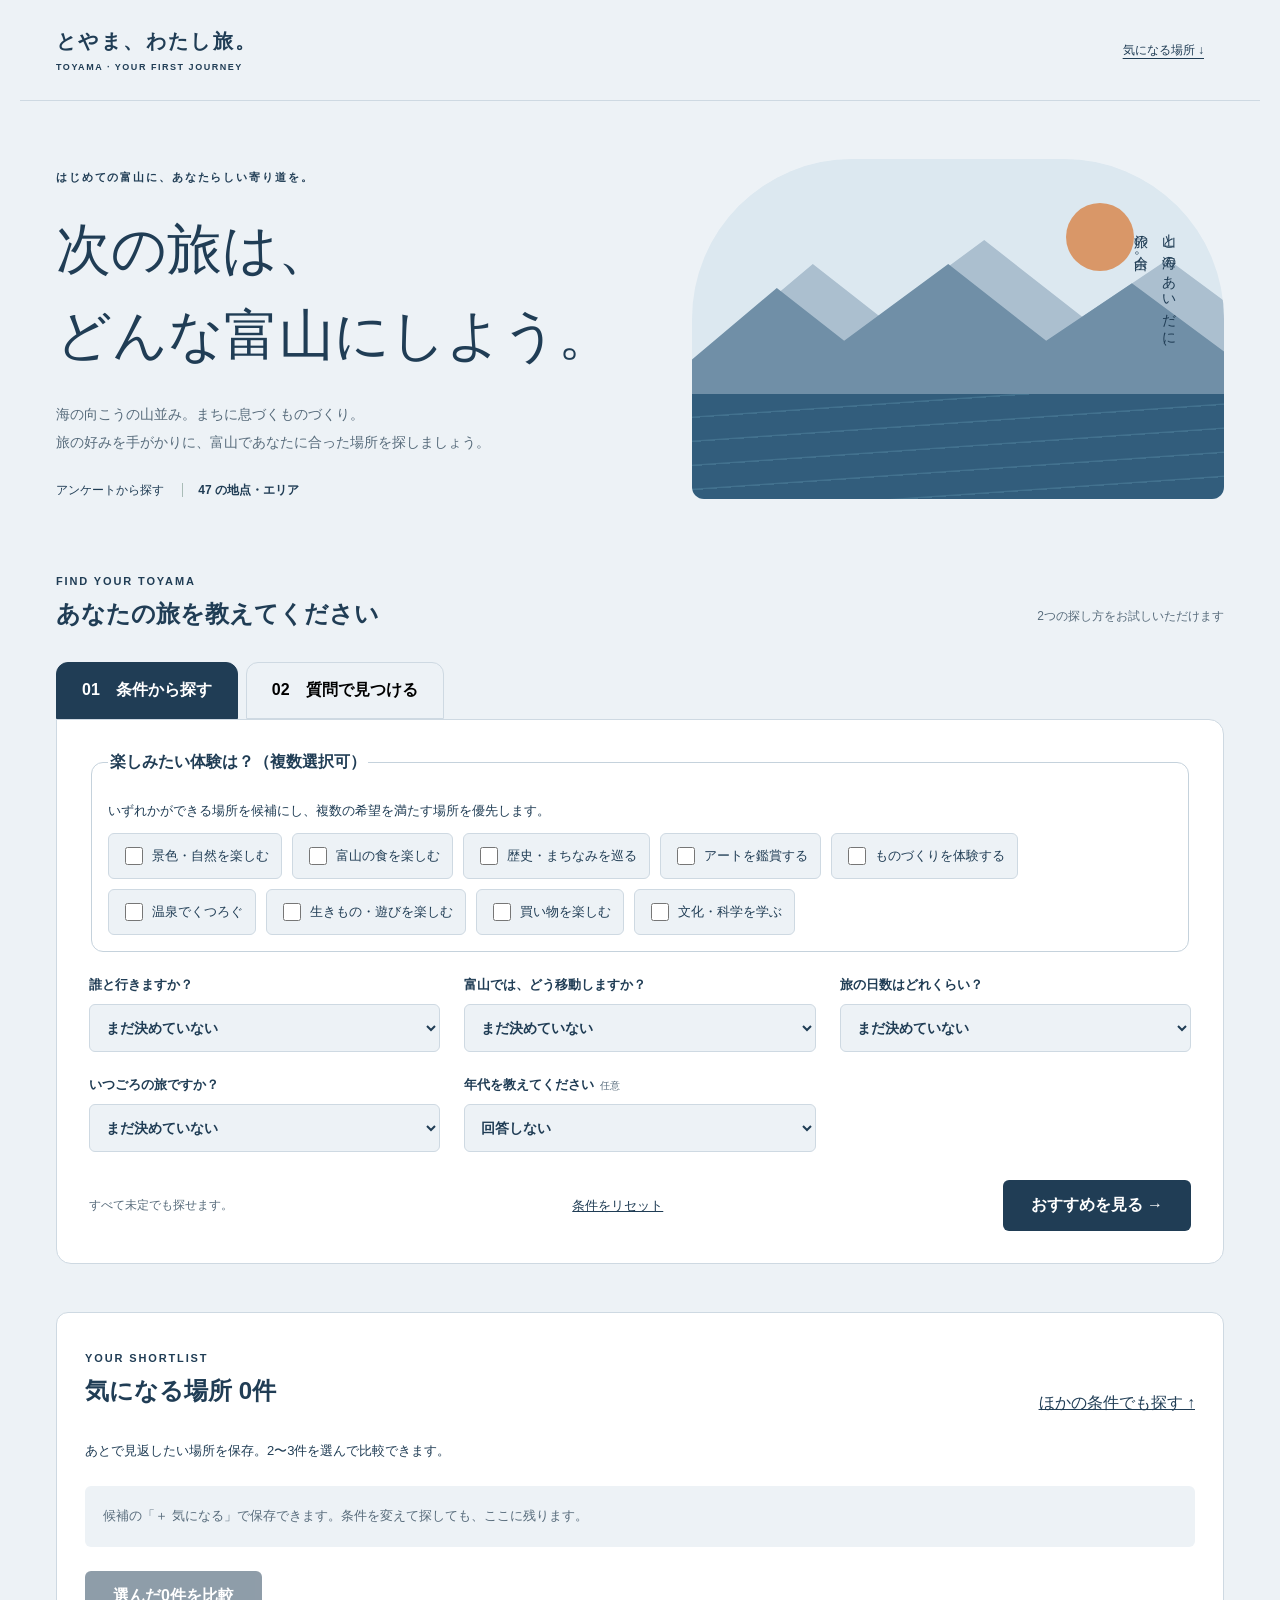
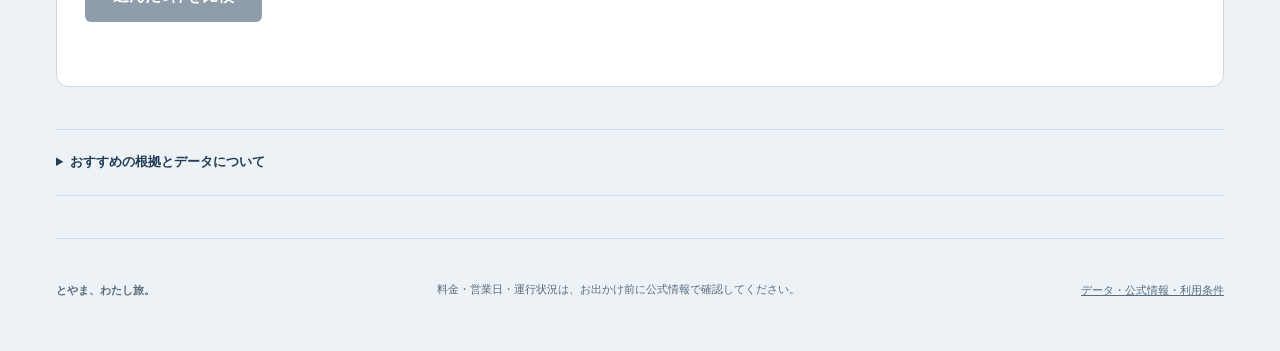
<file: index.html>
<!doctype html>
<html lang="ja"><head><meta charset="UTF-8"><meta name="viewport" content="width=device-width,initial-scale=1"><title>とやま、わたし旅。｜旅先さがし</title><meta name="description" content="旅の条件と旅行者アンケートから、初めての富山の旅先を探す試作アプリ。"><link rel="stylesheet" href="style.css"></head>
<body>
<header><a class="brand" href="index.html">とやま、わたし旅。<span>TOYAMA · YOUR FIRST JOURNEY</span></a><a class="saved-shortcut" href="#saved">気になる場所 ↓</a></header>
<main>
<section class="hero"><div><p class="eyebrow">はじめての富山に、あなたらしい寄り道を。</p><h1>次の旅は、<br>どんな富山にしよう。</h1><p>海の向こうの山並み。まちに息づくものづくり。<br>旅の好みを手がかりに、富山であなたに合った場所を探しましょう。</p><div class="hero-note">アンケートから探す <span>47 の地点・エリア</span></div></div><div class="landscape" aria-hidden="true"><div class="sun"></div><div class="mountains back"></div><div class="mountains front"></div><div class="water"></div><span>山と海のあいだに、<br>旅の余白。</span></div></section>
<section class="workspace" aria-labelledby="finder-title"><div class="section-heading"><div><p class="eyebrow">FIND YOUR TOYAMA</p><h2 id="finder-title">あなたの旅を教えてください</h2></div><p>2つの探し方をお試しいただけます</p></div>
<div class="tabs" role="tablist" aria-label="旅先の探し方"><button id="tab-filter" role="tab" aria-selected="true" aria-controls="panel">01　条件から探す</button><button id="tab-quiz" role="tab" aria-selected="false" aria-controls="panel" tabindex="-1">02　質問で見つける</button></div>
<div id="panel" role="tabpanel" aria-labelledby="tab-filter"></div>
</section>
<section id="results" hidden tabindex="-1" aria-labelledby="results-title"><div class="section-heading"><div><p class="eyebrow">YOUR NEXT DESTINATIONS</p><h2 id="results-title">あなたの旅先候補</h2></div><button class="text-button" id="edit">条件を見直す ↑</button></div><p id="summary" class="summary"></p><p id="season-note" class="notice" hidden></p><div id="cards"></div><p class="fine">推薦の根拠は各地点の詳細から確認できます。交通条件は訪問傾向の参考です。実際の経路や運行状況は公式案内でご確認ください。</p></section>
<section id="saved" aria-labelledby="saved-title"><div class="section-heading"><div><p class="eyebrow">YOUR SHORTLIST</p><h2 id="saved-title" tabindex="-1">気になる場所 <span id="saved-count">0</span>件</h2></div><a href="#finder-title">ほかの条件でも探す ↑</a></div><p>あとで見返したい場所を保存。2〜3件を選んで比較できます。</p><ul id="saved-list"></ul><div class="saved-actions"><button id="compare-open" class="primary" disabled>選んだ0件を比較</button><p id="storage-note" class="fine"></p></div><p id="saved-status" role="status" aria-live="polite"></p></section><section class="method"><details><summary>おすすめの根拠とデータについて</summary><div id="method-text"></div></details></section>
<footer><span>とやま、わたし旅。</span><p>料金・営業日・運行状況は、お出かけ前に公式情報で確認してください。</p><a href="sources.html">データ・公式情報・利用条件</a></footer>
</main><dialog id="detail" aria-label="観光地の詳細"><button id="close-detail" class="close" aria-label="詳細を閉じる">閉じる ×</button><div id="detail-body"></div></dialog>
<dialog id="compare-dialog" aria-labelledby="compare-title"><button id="close-compare" class="close" aria-label="比較を閉じる">閉じる ×</button><h2 id="compare-title">旅先を比べる</h2><div id="comparison-body"></div></dialog><noscript>この試作アプリにはJavaScriptを有効にしてください。</noscript><script src="data.js"></script><script src="experiences.js"></script><script src="photos.js"></script><script src="spot-details.js"></script><script src="saved.js"></script><script src="engine.js"></script><script src="app.js"></script></body></html>
</file>
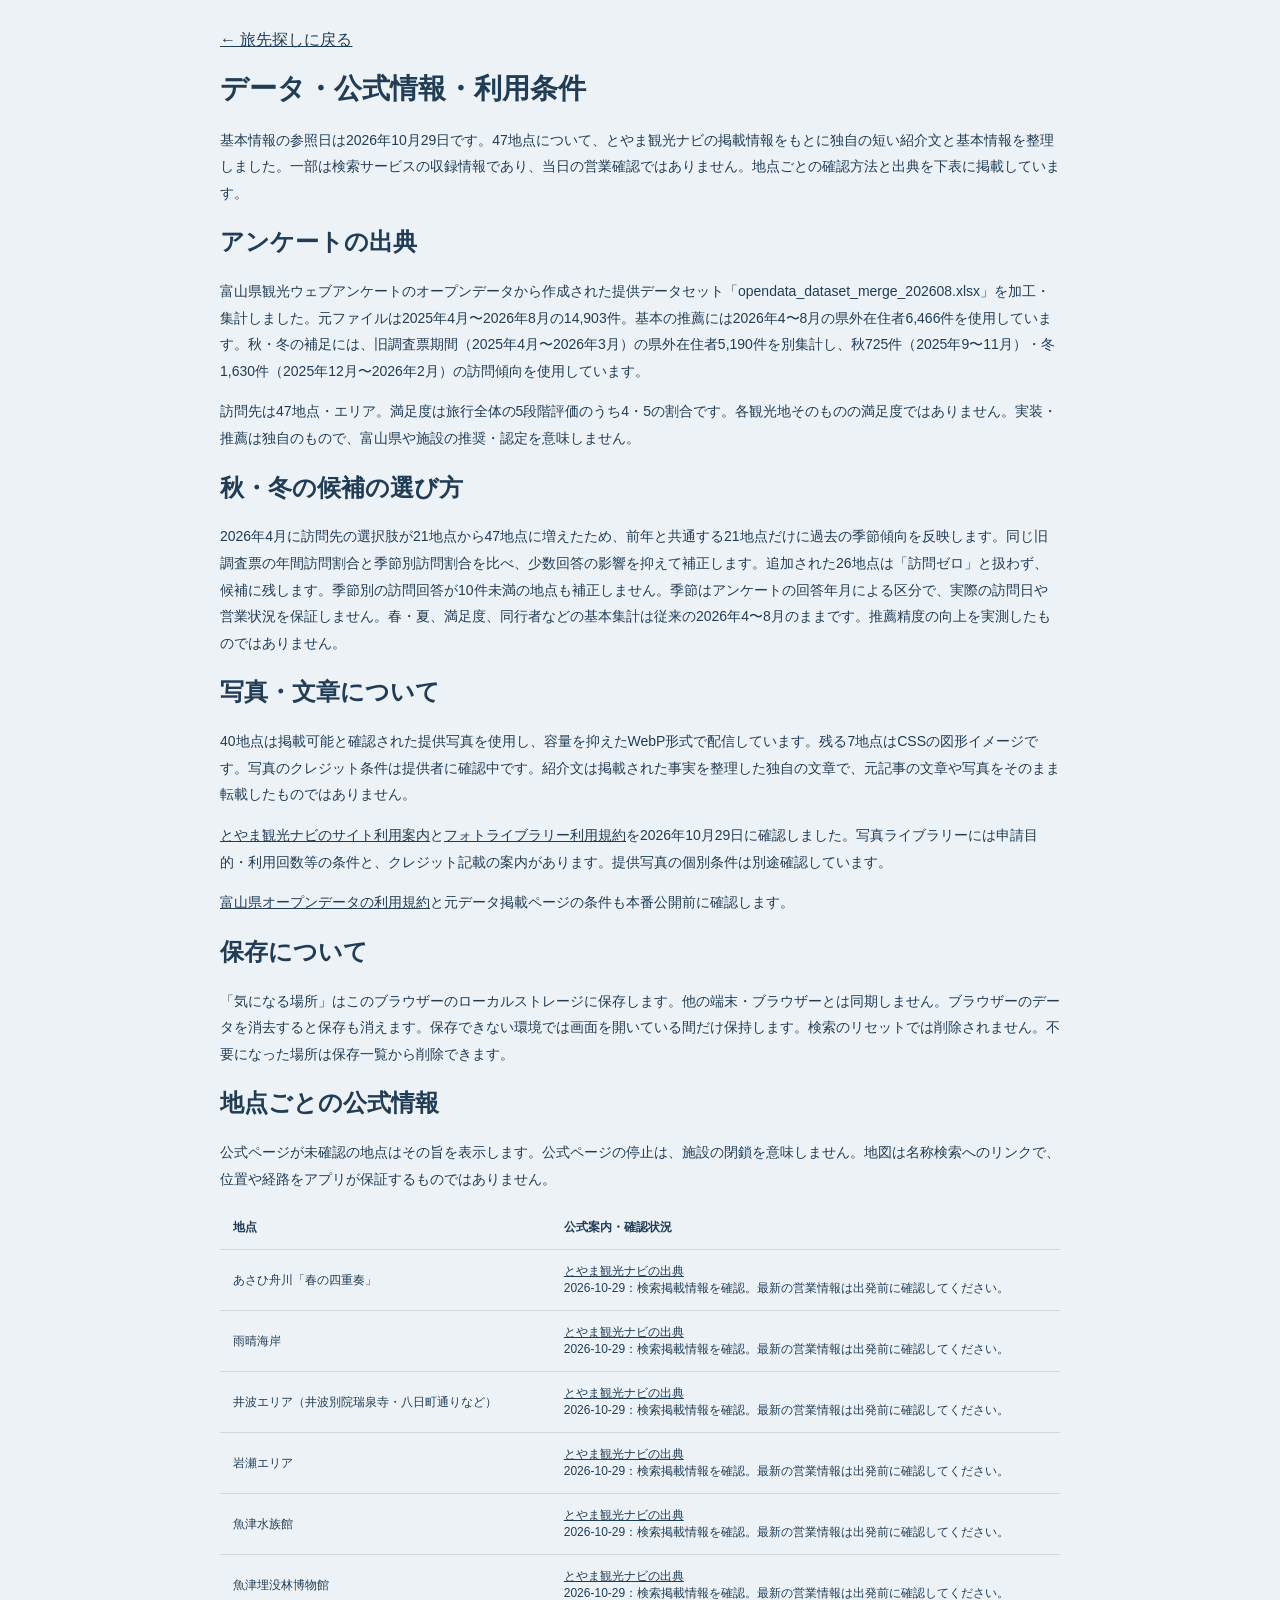
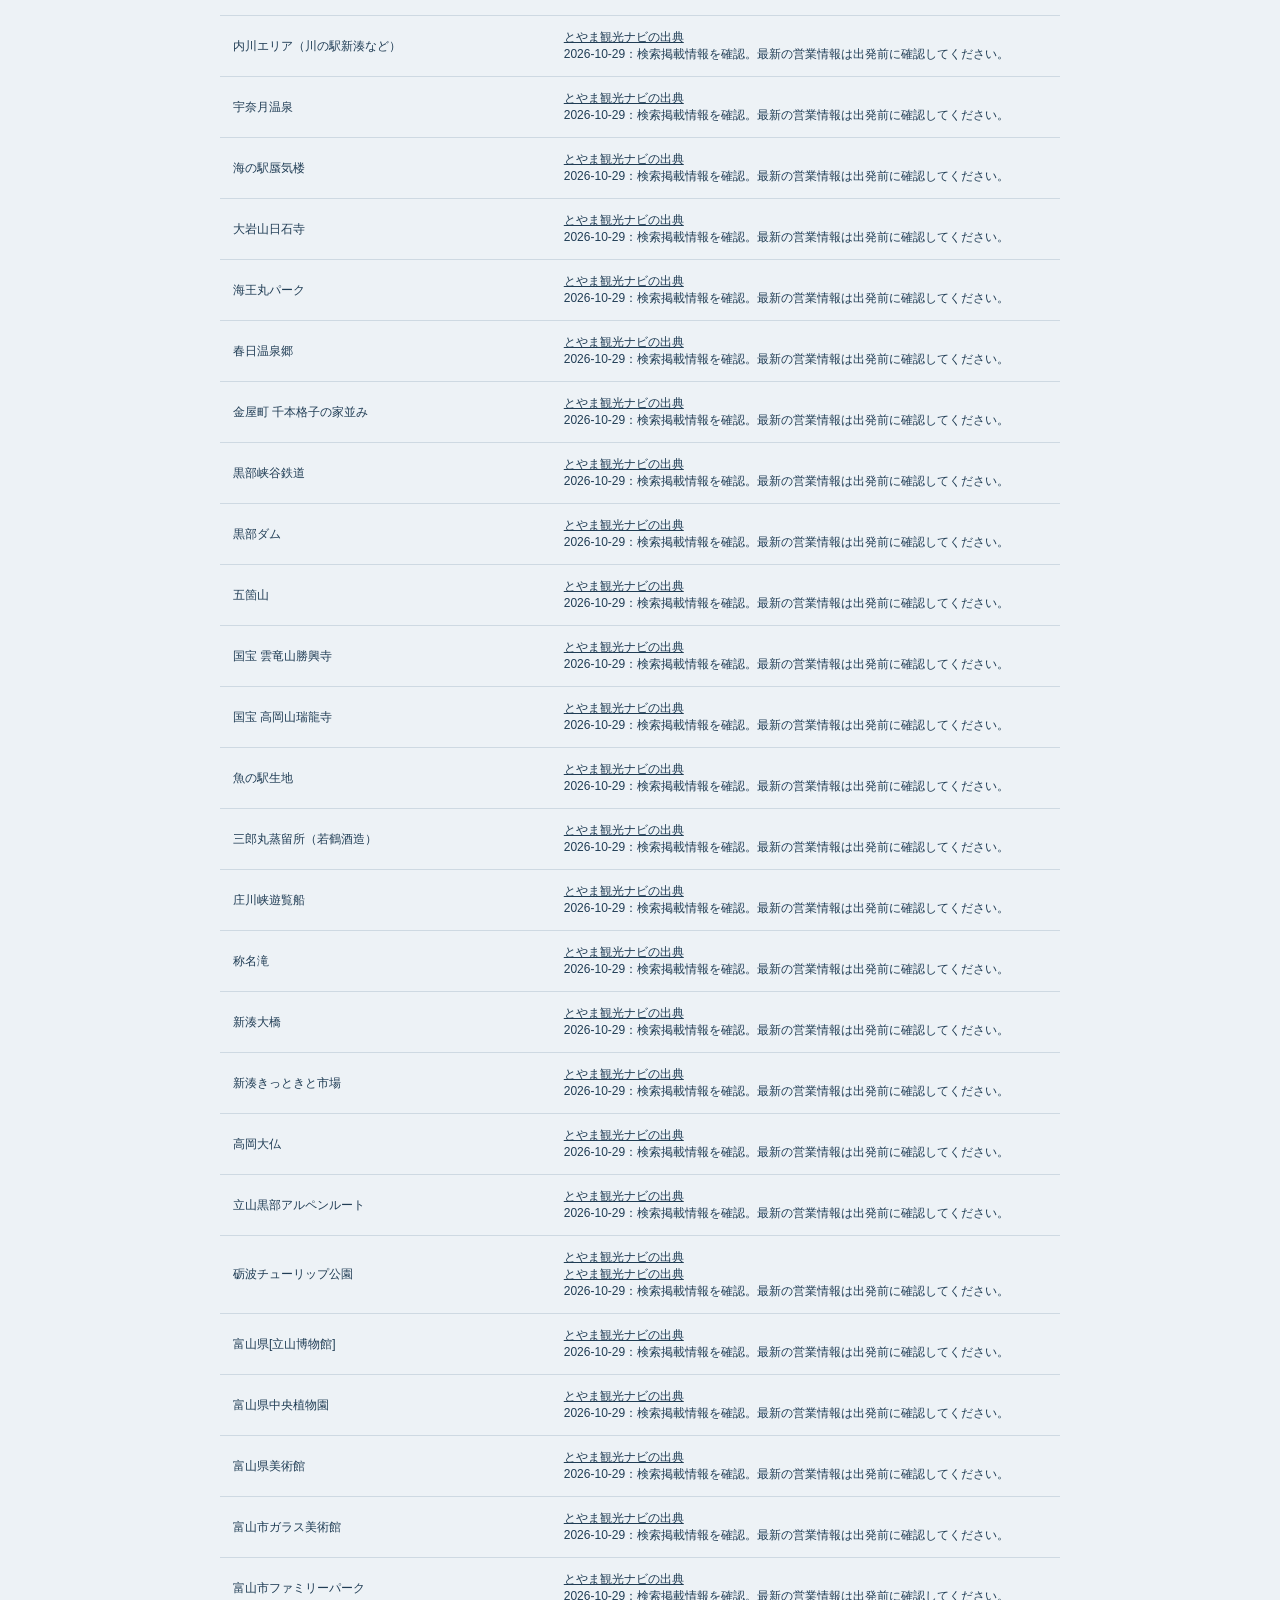
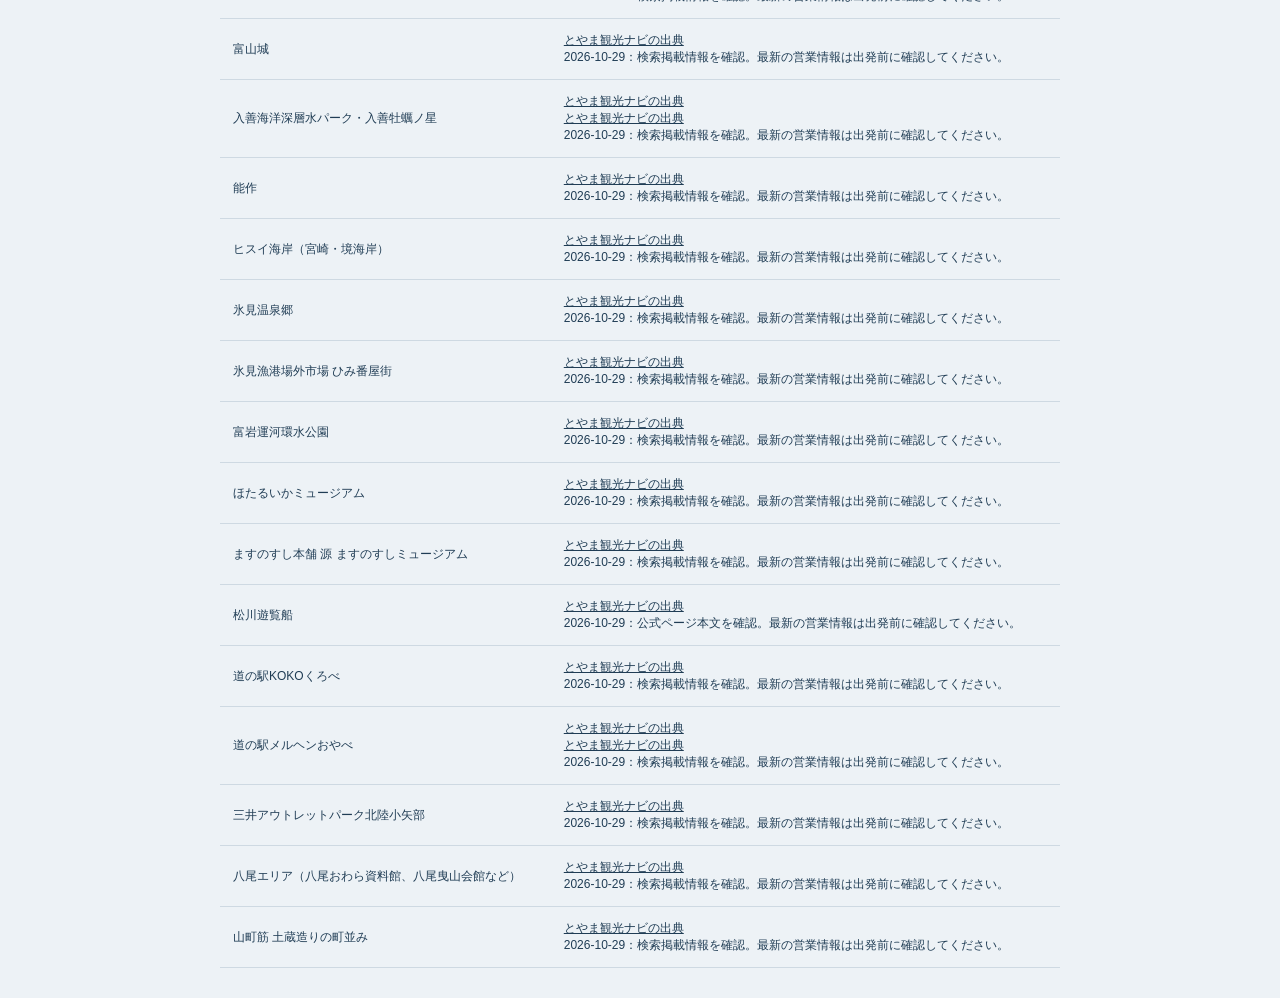
<file: sources.html>
<!doctype html><html lang="ja"><head><meta charset="UTF-8"><meta name="viewport" content="width=device-width,initial-scale=1"><title>データ・公式情報｜とやま、わたし旅。</title><link rel="stylesheet" href="style.css"></head><body><main class="source-wrap"><a href="index.html">← 旅先探しに戻る</a><h1>データ・公式情報・利用条件</h1><p>基本情報の参照日は2026年10月29日です。47地点について、とやま観光ナビの掲載情報をもとに独自の短い紹介文と基本情報を整理しました。一部は検索サービスの収録情報であり、当日の営業確認ではありません。地点ごとの確認方法と出典を下表に掲載しています。</p><h2>アンケートの出典</h2><p>富山県観光ウェブアンケートのオープンデータから作成された提供データセット「opendata_dataset_merge_202608.xlsx」を加工・集計しました。元ファイルは2025年4月〜2026年8月の14,903件。基本の推薦には2026年4〜8月の県外在住者6,466件を使用しています。秋・冬の補足には、旧調査票期間（2025年4月〜2026年3月）の県外在住者5,190件を別集計し、秋725件（2025年9〜11月）・冬1,630件（2025年12月〜2026年2月）の訪問傾向を使用しています。</p><p>訪問先は47地点・エリア。満足度は旅行全体の5段階評価のうち4・5の割合です。各観光地そのものの満足度ではありません。実装・推薦は独自のもので、富山県や施設の推奨・認定を意味しません。</p><h2>秋・冬の候補の選び方</h2><p>2026年4月に訪問先の選択肢が21地点から47地点に増えたため、前年と共通する21地点だけに過去の季節傾向を反映します。同じ旧調査票の年間訪問割合と季節別訪問割合を比べ、少数回答の影響を抑えて補正します。追加された26地点は「訪問ゼロ」と扱わず、候補に残します。季節別の訪問回答が10件未満の地点も補正しません。季節はアンケートの回答年月による区分で、実際の訪問日や営業状況を保証しません。春・夏、満足度、同行者などの基本集計は従来の2026年4〜8月のままです。推薦精度の向上を実測したものではありません。</p><h2>写真・文章について</h2><p>40地点は掲載可能と確認された提供写真を使用し、容量を抑えたWebP形式で配信しています。残る7地点はCSSの図形イメージです。写真のクレジット条件は提供者に確認中です。紹介文は掲載された事実を整理した独自の文章で、元記事の文章や写真をそのまま転載したものではありません。</p><p><a href="https://www.info-toyama.com/business/information/site">とやま観光ナビのサイト利用案内</a>と<a href="https://www.info-toyama.com/business/images/guide">フォトライブラリー利用規約</a>を2026年10月29日に確認しました。写真ライブラリーには申請目的・利用回数等の条件と、クレジット記載の案内があります。提供写真の個別条件は別途確認しています。</p><p><a href="https://opendata.pref.toyama.jp/pages/rule/">富山県オープンデータの利用規約</a>と元データ掲載ページの条件も本番公開前に確認します。</p><h2>保存について</h2><p>「気になる場所」はこのブラウザーのローカルストレージに保存します。他の端末・ブラウザーとは同期しません。ブラウザーのデータを消去すると保存も消えます。保存できない環境では画面を開いている間だけ保持します。検索のリセットでは削除されません。不要になった場所は保存一覧から削除できます。</p><h2>地点ごとの公式情報</h2><p>公式ページが未確認の地点はその旨を表示します。公式ページの停止は、施設の閉鎖を意味しません。地図は名称検索へのリンクで、位置や経路をアプリが保証するものではありません。</p><table><thead><tr><th>地点</th><th>公式案内・確認状況</th></tr></thead><tbody id="sources"></tbody></table></main><script src="data.js"></script><script src="spot-details.js"></script><script>
const tbody=document.getElementById('sources');
for(const s of TRIP_DATA.spots){
 const info=TRIP_DETAILS[s.id],tr=document.createElement('tr'),a=document.createElement('td'),b=document.createElement('td');a.textContent=s.name;
 for(const url of info.sources){const link=document.createElement('a');link.href=url;link.textContent='とやま観光ナビの出典';link.target='_blank';link.rel='noopener noreferrer';b.append(link,document.createElement('br'));}
 b.append(info.checked+'：'+info.verification+'。最新の営業情報は出発前に確認してください。');tr.append(a,b);tbody.append(tr);
}
</script></body></html>
</file>
<file: style.css>
:root{--ink:#203d55;--muted:#586c7c;--paper:#edf2f6;--line:#ced9e2;--accent:#176a97;--mint:#e0edf5;--white:#fff; font-family:'Yu Gothic','Hiragino Kaku Gothic ProN',Meiryo,sans-serif;color:var(--ink);background:var(--paper)}*{box-sizing:border-box}body{margin:0}button,select{font:inherit}button,a,select{touch-action:manipulation}button{cursor:pointer}button:focus-visible,a:focus-visible,select:focus-visible,summary:focus-visible{outline:3px solid var(--accent);outline-offset:4px}a{color:inherit}header{max-width:1240px;margin:auto;padding:28px 36px;display:flex;justify-content:space-between;align-items:center;border-bottom:1px solid var(--line)}.brand{text-decoration:none;font-weight:bold;letter-spacing:.12em;font-size:20px}.brand span{display:block;font-size:9px;letter-spacing:.17em;margin-top:7px}.prototype{font-size:11px;border:1px solid var(--line);border-radius:30px;padding:8px 14px}main{max-width:1240px;margin:auto;padding:0 36px}.hero{display:grid;grid-template-columns:1.1fr 1fr;gap:50px;padding:58px 0 65px;align-items:center}.eyebrow{font-size:11px;letter-spacing:.17em;font-weight:700}.hero h1{font-family:'Yu Mincho','Hiragino Mincho ProN',serif;font-size:clamp(34px,4.3vw,56px);font-weight:500;line-height:1.55;margin:22px 0}.hero p:not(.eyebrow){line-height:2;font-size:14px;color:var(--muted)}.hero-note{margin-top:26px;font-size:12px}.hero-note span{border-left:1px solid #a9bcb7;margin-left:15px;padding-left:15px;font-weight:bold}.landscape{position:relative;height:340px;background:#dce8f0;overflow:hidden;border-radius:160px 160px 12px 12px}.sun{width:68px;height:68px;border-radius:50%;background:#d99768;position:absolute;right:90px;top:44px}.mountains{position:absolute;clip-path:polygon(0 100%,0 73%,18% 15%,29% 48%,46% 0,62% 48%,76% 12%,100% 80%,100% 100%);width:115%;height:160px;bottom:75px;left:-25px}.back{background:#abbfcf;transform:translate(36px,-24px)}.front{background:#708fa7}.water{position:absolute;bottom:0;height:105px;width:100%;background:repeating-linear-gradient(176deg,#325d7c 0 22px,#42718e 23px 24px)}.landscape>span{position:absolute;right:42px;top:64px;z-index:1;font:14px/2 'Yu Mincho',serif;writing-mode:vertical-rl;letter-spacing:.2em}.section-heading{display:flex;align-items:end;justify-content:space-between;gap:20px;margin:0 0 25px}.section-heading h2{font-size:24px;margin:7px 0}.section-heading>p{font-size:12px;color:var(--muted)}.tabs{display:flex;gap:8px}.tabs button{border:1px solid var(--line);background:transparent;border-radius:12px 12px 0 0;padding:17px 25px;font-weight:bold}.tabs [aria-selected=true]{background:var(--ink);color:white;border-color:var(--ink)}#panel{background:white;padding:32px;border:1px solid var(--line);border-radius:0 15px 15px 15px}.form-grid{display:grid;grid-template-columns:repeat(3,1fr);gap:24px}label{display:block;font-size:13px;font-weight:bold}label small{font-size:10px;font-weight:normal;color:var(--muted);margin-left:6px}select{display:block;width:100%;margin-top:10px;padding:14px 30px 14px 12px;border:1px solid var(--line);border-radius:6px;color:var(--ink);background:var(--paper);font-size:14px}.actions{display:flex;align-items:center;justify-content:space-between;gap:16px;margin-top:28px}.actions p{font-size:12px;color:var(--muted);line-height:1.7}.primary{background:var(--ink);color:white;padding:15px 28px;border:0;border-radius:6px;font-weight:bold}.secondary{background:white;color:var(--ink);padding:12px 20px;border:1px solid var(--line);border-radius:6px}.text-button{border:0;background:none;color:var(--ink);padding:10px;text-decoration:underline;font-size:13px}.quiz-head{display:flex;justify-content:space-between;color:var(--muted);font-size:12px}.progress{height:4px;background:var(--mint);margin:15px 0 28px}.progress span{display:block;background:var(--accent);height:100%;transition:width .2s}.quiz-title{font-family:'Yu Mincho',serif;font-size:27px;font-weight:500;margin-bottom:8px}.quiz-sub{font-size:13px;color:var(--muted)}.choices{display:grid;grid-template-columns:repeat(3,1fr);gap:12px;margin-top:24px}.choice{padding:18px 12px;border:1px solid var(--line);border-radius:8px;background:var(--paper);color:var(--ink);text-align:left}.choice[aria-pressed=true]{border:2px solid var(--ink);padding:17px 11px;background:var(--mint);font-weight:bold}.choice[aria-pressed=true]:before{content:'✓ ';color:var(--accent)}#results{padding-top:62px;outline:none}.summary{color:var(--muted);font-size:13px;line-height:1.8}.notice{background:#e4edf4;padding:14px 18px;border-radius:6px;font-size:12px;line-height:1.8;color:#36566e}#cards{display:grid;grid-template-columns:repeat(2,1fr);gap:22px;margin-top:25px}.card{background:white;border:1px solid var(--line);border-radius:12px;overflow:hidden;display:grid;grid-template-columns:130px 1fr}.art{position:relative;min-height:180px;background:#dce6ee;overflow:hidden}.art:after{content:'';position:absolute;inset:35% -10% -5%;background:#7595ac;clip-path:polygon(0 100%,0 65%,25% 20%,39% 55%,65% 0,100% 80%,100% 100%)}.art:before{content:'';position:absolute;top:23%;right:25%;height:45px;width:45px;background:#dba975;border-radius:50%}.art.art{background-color:#dce6ee}.art.food{background:#f3dfc9}.art.food:after{background:#b59477;clip-path:ellipse(45% 27% at 50% 60%)}.art.town:after,.art.artwork:after{background:#6b8198;clip-path:polygon(0 100%,0 40%,20% 40%,20% 20%,45% 20%,45% 55%,65% 55%,65% 0,90% 0,90% 30%,100% 30%,100% 100%)}.art.sea:after{background:#6d9ab5;clip-path:polygon(0 50%,100% 30%,100% 100%,0 100%)}.art.flower:after{background:#8aab9d;clip-path:ellipse(70% 50% at 50% 80%)}.rank{position:absolute;z-index:1;left:16px;top:16px;font-size:11px;letter-spacing:.12em}.card-content{padding:25px}.area{font-size:11px;color:var(--muted);letter-spacing:.1em}.card h3{font-family:'Yu Mincho',serif;font-size:23px;line-height:1.5;margin:10px 0}.card p{font-size:13px;line-height:1.9}.card .reason{background:var(--paper);padding:12px;border-radius:6px;font-size:12px}.card .related{font-size:11px;color:var(--muted)}.card .card-button{border:0;background:none;color:var(--ink);padding:8px 0;font-weight:bold;text-decoration:underline}.fine{font-size:11px;color:var(--muted);line-height:1.9;margin-top:22px}.method{margin:42px 0}details{border-block:1px solid var(--line);padding:20px 0;font-size:13px;line-height:1.9}summary{cursor:pointer;font-weight:bold}details p,details li{color:var(--muted)}footer{padding:30px 0 40px;border-top:1px solid var(--line);display:flex;justify-content:space-between;align-items:center;gap:24px;font-size:11px;color:var(--muted)}footer>span{font-weight:bold;white-space:nowrap}footer p{line-height:1.8}dialog{border:1px solid var(--line);border-radius:14px;max-width:690px;width:calc(100% - 30px);max-height:85vh;padding:30px;color:var(--ink);background:var(--paper)}dialog::backdrop{background:#203d5588}.close{display:block;margin-left:auto;border:0;background:none;color:var(--ink);padding:10px}.dialog-title{font-family:'Yu Mincho',serif;font-size:28px}dialog p,dialog li{font-size:14px;line-height:1.9}.links{display:flex;gap:16px;flex-wrap:wrap;margin:20px 0}.links a{border-bottom:1px solid;padding:4px}.source-wrap{max-width:900px;padding:30px;margin:auto}.source-wrap h1{font-size:28px}.source-wrap p,.source-wrap li{font-size:14px;line-height:1.9}.source-wrap table{border-collapse:collapse;width:100%;font-size:12px}.source-wrap td,.source-wrap th{text-align:left;border-bottom:1px solid var(--line);padding:13px;overflow-wrap:anywhere}.source-wrap a{overflow-wrap:anywhere}
@media(max-width:800px){header{padding:22px}main{padding:0 22px}.hero{gap:20px;padding:35px 0}.landscape{height:270px}.form-grid{grid-template-columns:repeat(2,1fr)}.card,.card:first-child{grid-template-columns:100px 1fr}.card:first-child{grid-column:auto}#cards{grid-template-columns:1fr}.section-heading{align-items:start}.section-heading>p{display:none}.card-content{padding:20px}.choices{grid-template-columns:repeat(2,1fr)}footer{flex-wrap:wrap}}
@media(max-width:520px){.hero{display:block}.landscape{height:160px;margin-top:25px;border-radius:80px 80px 8px 8px}.mountains{height:100px;bottom:35px}.water{height:55px}.sun{width:40px;height:40px;top:20px;right:100px}.hero h1{font-size:36px;margin:15px 0}.hero p:not(.eyebrow){font-size:12px}.prototype{font-size:9px;padding:5px 8px}.brand{font-size:15px}.brand span{font-size:7px}.section-heading h2{font-size:20px}.tabs button{padding:14px 12px;font-size:12px;flex:1}#panel{padding:20px}.form-grid{gap:20px;grid-template-columns:1fr}.actions{align-items:stretch;flex-wrap:wrap}.actions .primary{flex:1}.choices{grid-template-columns:1fr 1fr}.choice{font-size:12px;min-height:60px}.quiz-title{font-size:24px}.card,.card:first-child{grid-template-columns:1fr}.art{min-height:110px}.art:after{inset:20% 0 -15%}.card h3{font-size:23px}.rank{top:12px}.card-content{padding:20px}.source-wrap{padding:20px}.source-wrap td,.source-wrap th{padding:8px}.hero-note{font-size:11px}}
@media(prefers-reduced-motion:reduce){*{transition:none!important;scroll-behavior:auto!important}}

.primary:hover{background:#305a78}.card-button:hover,.text-button:hover{color:#176a97}

/* Keep the vertical caption inside the rounded silhouette at every breakpoint. */
@media(max-width:800px) and (min-width:521px){.landscape>span{right:32px;top:76px;font-size:12px;line-height:1.8;letter-spacing:.12em}}
@media(max-width:520px){.landscape>span{right:28px;top:36px;font-size:11px;line-height:1.8;letter-spacing:.08em}}

.experience-field{grid-column:1/-1;border:1px solid #c5d2dc;border-radius:12px;padding:16px;min-width:0}.experience-field legend{font-weight:700}.experience-field p{font-size:13px}.experience-options{display:flex;flex-wrap:wrap;gap:12px 24px}.experience-options label{display:flex;align-items:center;gap:6px}.experience-options input{width:18px;height:18px;accent-color:#203d55}

/* Photographs keep their full composition; all result cards use the same layout. */
.card,.card:first-child{grid-template-columns:1fr;align-content:start}.card .art{min-height:220px}.spot-photo{margin:0;background:#e2eaf0}.spot-photo img{display:block;width:100%;height:auto;aspect-ratio:3/2;object-fit:contain}.spot-photo figcaption{padding:6px 12px;font-size:11px;color:var(--muted)}.detail-photo{margin:18px 0}.detail-photo img{aspect-ratio:auto}.card-content{min-width:0}

/* Shortlist and concise visitor information. */
.saved-shortcut{font-size:12px;margin-left:auto;margin-right:20px;text-underline-offset:4px}
.experience-options{gap:10px}.experience-options label{padding:10px 12px;background:var(--paper);border:1px solid var(--line);border-radius:6px;min-height:44px;font-weight:500}
.experience-options label:has(input:checked){background:var(--mint);border-color:var(--accent)}input:focus-visible{outline:3px solid var(--accent);outline-offset:3px}
.experience-chips{list-style:none;display:flex;flex-wrap:wrap;gap:6px;padding:0;margin:16px 0}.experience-chips li{font-size:11px;background:var(--mint);padding:5px 9px;border-radius:4px}
.card .planning-note{font-size:11px;color:var(--muted);border-left:2px solid #a3bacb;padding-left:10px;line-height:1.8}
.card-actions{display:flex;justify-content:space-between;align-items:center;flex-wrap:wrap;gap:12px;margin-top:18px}
.save-button{background:white;border:1px solid var(--line);color:var(--ink);border-radius:6px;min-height:44px;padding:10px 14px;font-size:12px}.save-button[aria-pressed=true]{background:var(--mint);border-color:var(--accent)}
.basic-info{margin:20px 0}.basic-info>div{display:grid;grid-template-columns:100px 1fr;gap:16px;padding:14px 0;border-bottom:1px solid var(--line);font-size:13px;line-height:1.8}.basic-info dt{font-weight:bold}.basic-info dd{margin:0;overflow-wrap:anywhere}
#saved{margin-top:48px;padding:28px;border:1px solid var(--line);background:#fff;border-radius:12px;scroll-margin-top:20px}#saved>p{font-size:13px;line-height:1.8}#saved-count{font-variant-numeric:tabular-nums}
#saved-list{list-style:none;padding:0;margin:24px 0}#saved-list li{display:flex;align-items:center;gap:14px;border-bottom:1px solid var(--line);padding:12px 0}#saved-list label{display:flex;align-items:center;gap:8px;flex-shrink:0;min-height:44px}#saved-list input{width:18px;height:18px;accent-color:var(--accent)}#saved-list [data-detail]{text-align:left;flex:1}#saved-list .empty-saved{font-size:13px;color:var(--muted);line-height:1.9;padding:18px;background:var(--paper);border:0;border-radius:6px}
.saved-actions{display:flex;align-items:center;gap:24px;flex-wrap:wrap}.saved-actions p{margin:0;flex:1;min-width:180px}button:disabled{cursor:default;opacity:.5}#saved-status{min-height:1.8em;color:var(--accent);margin-bottom:0}
#compare-dialog{max-width:1080px}.comparison-scroll{overflow:auto}.comparison-table{border-collapse:collapse;width:100%;min-width:640px;table-layout:fixed;font-size:13px;line-height:1.8}.comparison-table caption{text-align:left;padding:12px 0;font-weight:bold}.comparison-table th,.comparison-table td{border:1px solid var(--line);padding:16px;vertical-align:top;overflow-wrap:anywhere}.comparison-table th{background:#dfe9f0;text-align:left}.comparison-table th:first-child{width:110px}.comparison-table td{background:white}.comparison-table a{display:block;font-size:12px;margin-top:8px}
@media(max-width:520px){header{flex-wrap:wrap;gap:14px}.saved-shortcut{margin:0 0 0 auto}.prototype{display:none}.experience-options{display:grid;grid-template-columns:1fr;width:100%}.experience-options label{font-size:13px}#saved{padding:20px}.basic-info>div{grid-template-columns:1fr;gap:4px}.card-actions{gap:10px}#saved-list li{gap:6px}.saved-actions .primary{width:100%}.section-heading{flex-wrap:wrap}.section-heading a{font-size:12px}dialog{padding:20px}.comparison-table th,.comparison-table td{padding:12px}.card .art{min-height:180px}}
</file>
